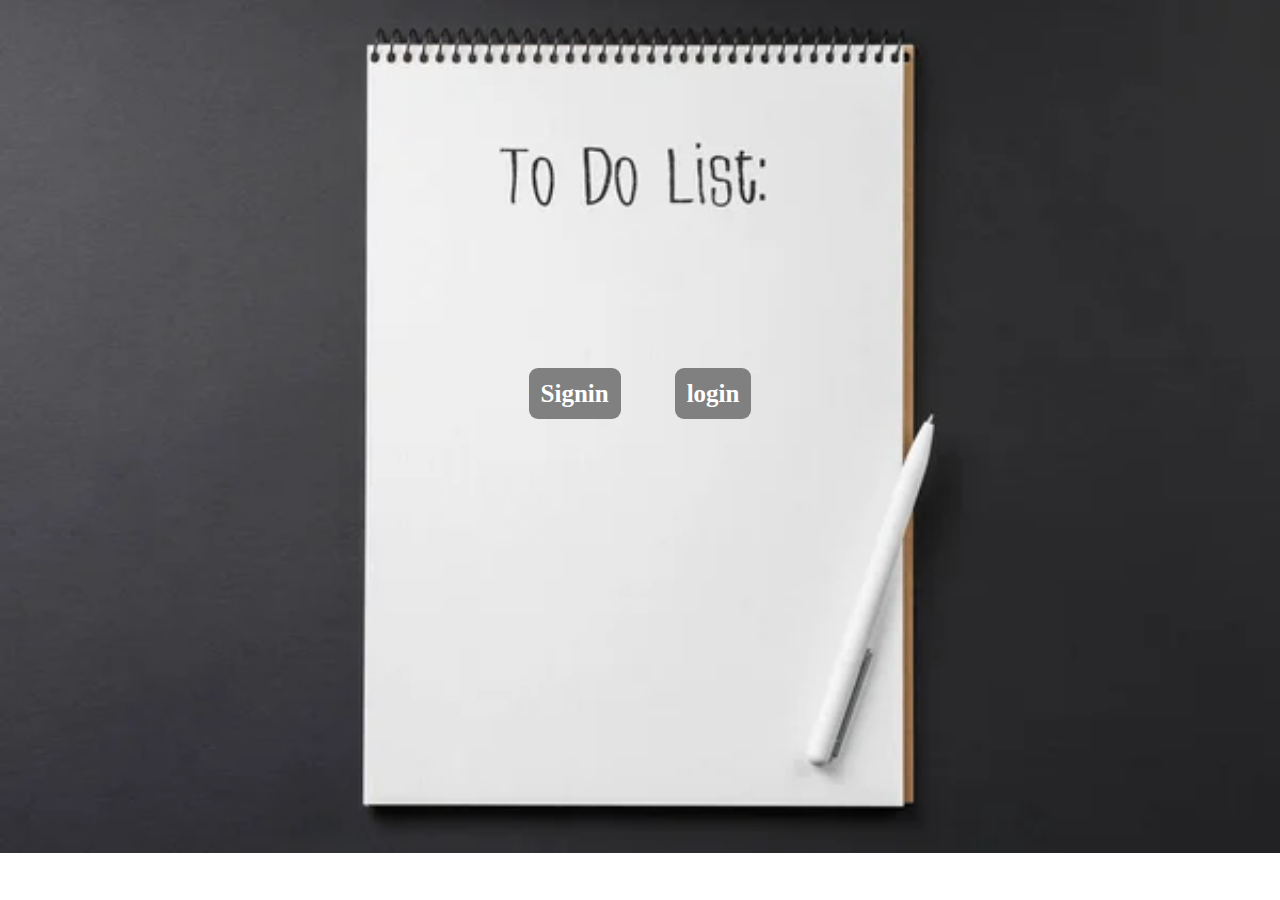
<file: index.html>
<!DOCTYPE html>
<html>
	<head>
		<link rel="stylesheet" href="style3.css">
	</head>
	<body>
		<center>
			<div style="margin-top:380px;">
				<a href="signin.html" class='basic_button_1'>Signin</a>
				<a href="login.html" class='basic_button_2'>login</a>
			</div>
		</center>
		
	</body>
</html>
</file>
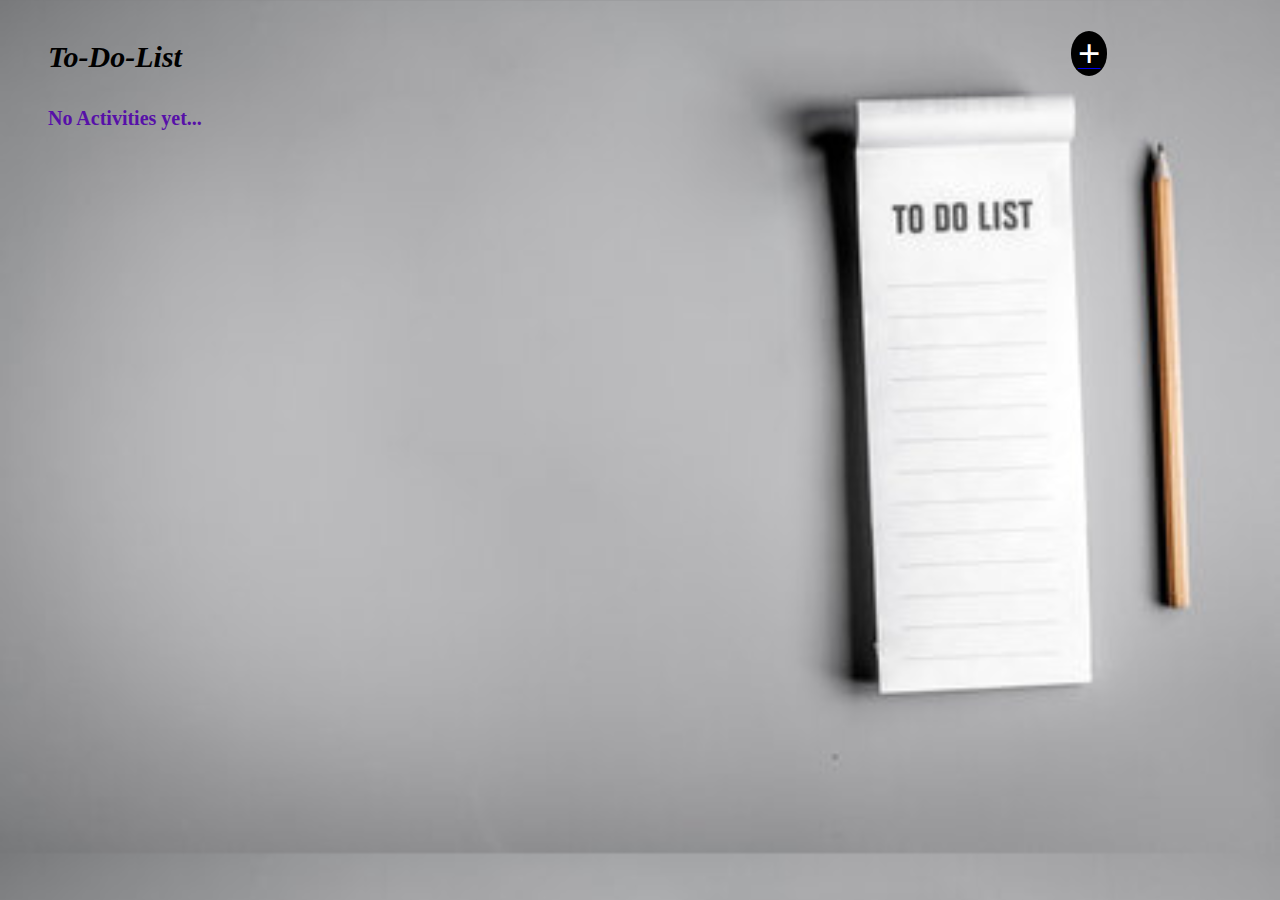
<file: index2.html>
<!DOCTYPE html>
<html lang="en">
<head>
  <meta charset="UTF-8">
  <meta name="viewport" content="width=device-width, initial-scale=1.0">
  <link rel="stylesheet" href="style.css">
  <link rel="stylesheet" href="https://cdnjs.cloudflare.com/ajax/libs/font-awesome/4.7.0/css/font-awesome.min.css">
  <script src="https://ajax.googleapis.com/ajax/libs/jquery/3.7.1/jquery.min.js"></script>
  <link rel="https://cdn.jsdelivr.net/npm/bootstrap@5.3.3/dist/css/bootstrap.min.css">
  <title>TO-DO-LIST</title>

</head>
<body>
    <div class="mains" style="margin-top:30px;margin-bottom:30px">
        <span class="sp1">To-Do-List</span>
        <a href="#"><span class="sp2">+</span></a>
    </div>
  <span class="container">
    <p id="p1">No Activities yet...</p>
    <p id="p2">Your Activities goes here....</p>
    <span class="innerdiv">
    <input type="text" id="inputTextInputh" placeholder="Activity Name..." class="ip1">
    <input type="button" class="btn1" id="cb1" value="next" style="display:none">
    <input type="text" id="inputTextInput" placeholder="Add Description..." class="ip2">
    <input type="button" class="btn1" id="cb2" value="next" style="display:none">
    <input type="date" id="date" style="margin-left:40px;height:40px;" >
    <button onclick="Add()" class="btn" ><span class="btnname">Add</span></button>
    </span>
    <div class="row" id="new">
      <div class="col-6">
      </div></div>
  </span>
  <script>
    $('.sp2').click(function(){
        $('p').hide();
        $('#cb1').fadeIn(1000);
        $('.ip1').fadeIn(1000,function(){
            $('#cb1').click(function(){
              console.log(document.getElementById('inputTextInputh').value);
              if(document.getElementById('inputTextInputh').value!=''){
            $('.ip1').fadeOut();
            $('#cb1').fadeOut();
            $('#cb2').fadeIn(2000);
            $('.ip2').fadeIn(2000,function(){
              $('#cb2').click(function(){
                if(document.getElementById('inputTextInput').value!=''){
                $('.ip2').hide();
                $('#cb2').hide();
                $('#date').fadeIn();
                $('.btn').fadeIn();
            }
          else{
            alert('please fill the description');
          }});
              });
        }
      else{
        alert('please fill activity name');
      }});
        });
    });
    $('.btn').click(function(){
      $('#date').hide();
      $('.btn').hide();
      $('#p2').show();
    })
  function Add() {
  var inputh=document.getElementById('inputTextInputh');
  var input = document.getElementById('inputTextInput');
  var curdate=new Date();
  var date=new Date(document.getElementById('date').value);
  var diff=Math.floor((date-curdate)/(1000*60*60*24));
  console.log(diff);
  var inputText = input.value;
  const heading=inputh.value;
  inputh.value="";
  input.value = '';
  var main = document.getElementById('new');
  var checkbox = document.createElement('input');
  checkbox.type = 'checkbox';
  /*checkbox.addEventListener('change', function() {
    if (checkbox.checked) {
      li.style.textDecoration = 'line-through'; 
    } else {
      li.style.textDecoration = 'none'; 
    }
  });*/


  var deleteButton = document.createElement('button');
  deleteButton.classList.add('main_button');
  deleteButton.textContent = 'Delete';
  deleteButton.addEventListener('click', function() {
    if(checkbox.checked){
    let confrm=confirm('are u sure to delete');
    if(confrm==true){
      main.removeChild(maindiv);
    }
  }
    else{
        alert('click the checkbox');
    }
  });
  const maindiv=document.createElement('div');
  maindiv.classList.add('main');
  const brk=document.createElement('br');
  const para=document.createElement('div');
  para.classList.add('main_div');
  const text=document.createTextNode(inputText);
  const text3=document.createTextNode(heading);
  const div=document.createElement('span');
  div.classList.add('main_span');
  const difference=document.createTextNode(diff);
  const text2=document.createTextNode('days to go');
  div.appendChild(difference)
  div.appendChild(text2);
  para.appendChild(text);
  para.appendChild(brk);
  maindiv.appendChild(text3);
  maindiv.appendChild(para);
  maindiv.appendChild(checkbox);
  maindiv.appendChild(div);
  maindiv.appendChild(brk);
  maindiv.appendChild(deleteButton);
  main.appendChild(maindiv);
  }

  </script>
</body>
</html>
</file>
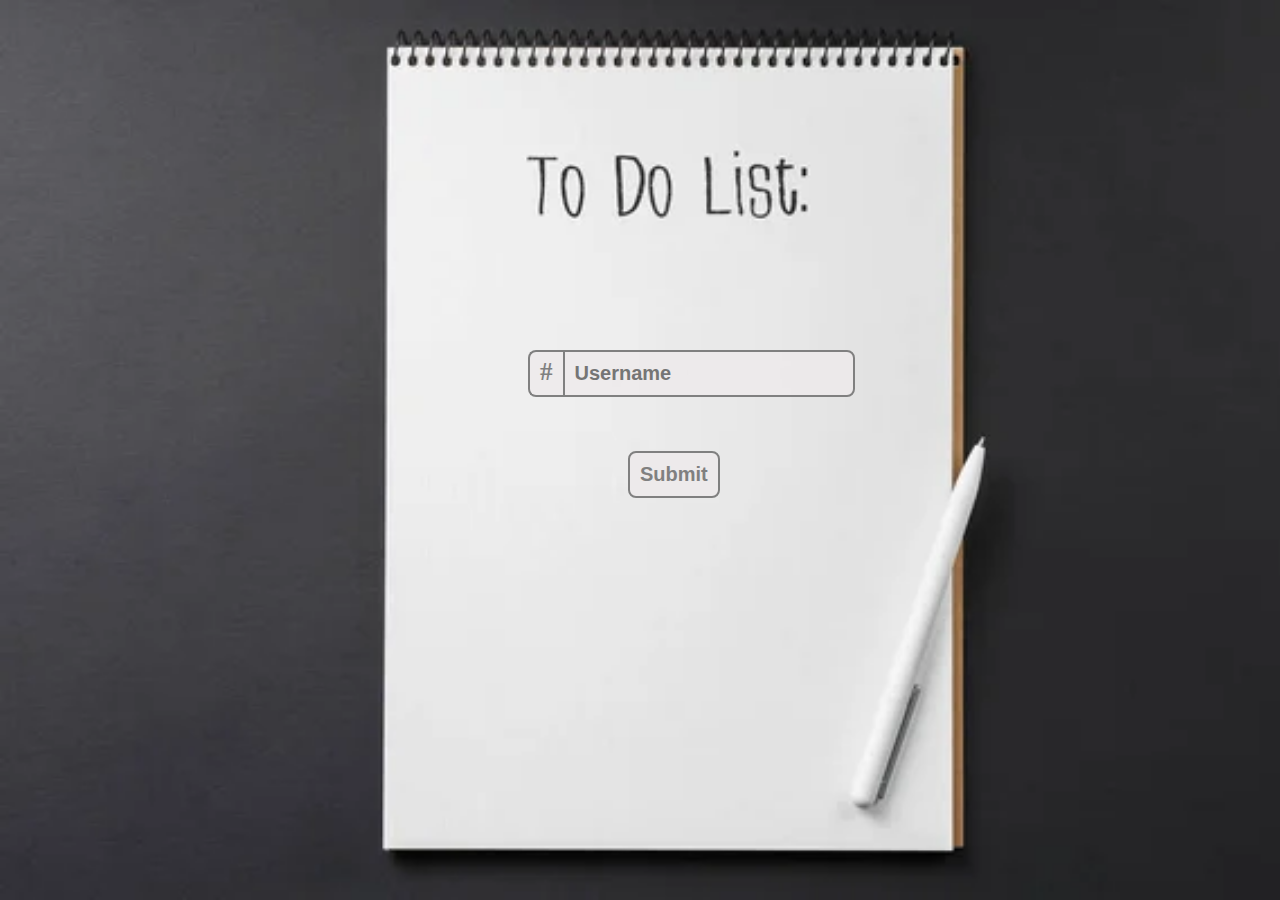
<file: login.html>
<html>
	<head>
		<link rel="stylesheet" href="style3.css">
	</head>
	<body style="background-color:grey">
		
		<div class="login">
			<form class='form'>
				<div>
					<div>
						<span class='name_prefix'>#</span>
						<span ><input type="text" placeholder="Username" class="name" name="name"></span>
					</div>
					<br><br><br>
						<button onclick="check(event)" class='submit' name="submit">Submit</button>
						<div class='msg'></div>
				</div>			
			</form>
		</div>
		<script>
			function check(event)
			{
				
				event.preventDefault();
				let found=0;
				let name=document.querySelector('.name').value;
				
				let check_details=JSON.parse(localStorage.getItem('signin_details'));
				if(check_details!=null)
				{
					console.log(check_details.length);
					for(let i=0;i<check_details.length;i=i+1)
					{
						if(check_details[i].name==name)
						{
							console.log(check_details[i].name);
							found=1;
						}
					}
				}
				if(found==1)
				{
					window.location.href="index2.html";
				}
				else
				{
					console.log(found);
					let str=`<div class='err_login'>Invalid login details.Try again</div>`;
					let htmlcode=str;
					document.querySelector('.msg').innerHTML=htmlcode;
				}
				
				
			}
		</script>
		
	</body>
</html>
</file>
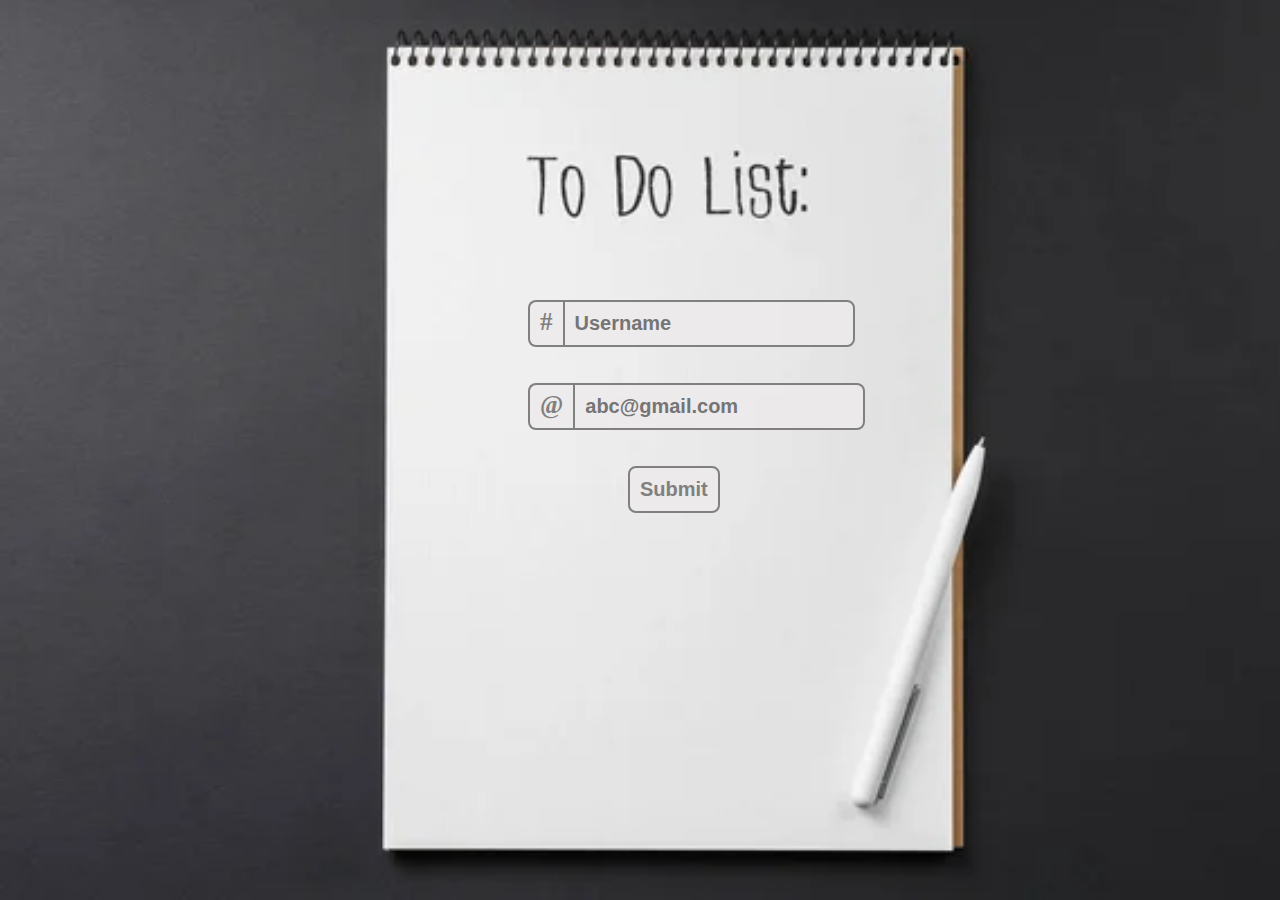
<file: signin.html>
<html>
	<head>
		<link rel="stylesheet" href="style3.css">
	</head>
	<body style="background-color:grey">
		
		<div class="signin">
			<form class='form'>
				<div class='form-group'>
					<div>
						<span class='name_prefix'>#</span>
						<span ><input type="text" placeholder="Username" class="name" name="name"></span>
					</div>
					<br><br>
					<div>
						<span class='name_prefix'>@</span>
						<input type="text" placeholder="abc@gmail.com" class='mail' name="mail">
					</div>
					<br><br>

						<button onclick="store(event)" class='submit' name='submit'>Submit</button>
					<br><br>
					<div class='msg'></div>
				</div>			
			</form>
		</div>
		<script>
			
			let signin_details=[];
			function store(event)
			{
				
				event.preventDefault();
				let found=0;
				let name=document.querySelector('.name').value;
				let	mail=document.querySelector('.mail').value;
				
				let check_details=JSON.parse(localStorage.getItem('signin_details'));
				if(check_details!=null)
				{
					for(let i=0;i<check_details.length;i=i+1)
					{
						if(check_details[i].name==name)
						{
							console.log(check_details[i].name);
							found=1;
						}
					}
				}
				if(found!=1)
				{
					let ind_details=
					{
						'name':name,
						'mail':mail
					};
					signin_details.push(ind_details);
					localStorage.setItem('signin_details',JSON.stringify(signin_details));
					window.location.href="index2.html";
				}
				else
				{
					let str=`<div class='err_signin'>User already exists.Try again</div>`;
					let htmlcode=str;
					document.querySelector('.msg').innerHTML=htmlcode;
				}
				
				
			}
			
		</script>
		
	</body>
</html>
</file>
<file: style3.css>
body
{
	background:url('todo.jpg');
	background-size:cover;
	background-repeat:no-repeat;
}

.basic_button_1
{
	text-decoration:None;
	background-color:grey;
	color:white;
	font-size:25px;
	border-radius:9px;
	padding:12px;
	border:None;
	font-weight:bold;
	
}
.basic_button_2
{
	text-decoration:None;
	background-color:grey;
	color:white;
	font-size:25px;
	border-radius:9px;
	padding:12px;
	border:None;
	font-weight:bold;
	margin-left:50px;
}
.signin
{
	margin-top:270px;
}
.name,.mail
{
	padding:10px;
	font-size:20px;
	font-weight:bold;
	margin-left:-4px;
	border:2px solid grey;
	border-radius:0px 8px 8px 0px;
	background-color:rgba(237, 234, 235, 0.8);
}
.name_prefix
{
	color:grey;
	font-size:25px;
	font-weight:bold;
	background-color:white;
	padding-top:6px;
	padding-bottom:10px;
	padding-left:10px;
	padding-right:10px;
	margin-right:0px;
	margin-left:70px;
	border: 2px solid grey;
	border-right:0px;
	border-radius:8px 0px 0px 8px;
	background-color:rgba(237, 234, 235, 0.8);
}

.signin
{
	margin-top:300px;
	margin-left:450px;
}
.submit
{
	border:2px solid grey;
	border-radius:8px;
	font-size:20px;
	color:grey;
	font-weight:bold;
	background-color:rgba(237, 234, 235, 0.8);
	padding:10px;
	margin-left:170px;
}
.login
{
	margin-top:350px;
	margin-left:450px;
}
.err_login
{
	font-size:18px;
	color:red;
	margin-left:120px;
	margin-top:20px;
}
.err_signin
{
	font-size:18px;
	color:red;
	margin-left:120px;
}
</file>
<file: style.css>
.sp1{
    font-size:30px;
    margin-right:70%;
    margin-left:40px;
    color:black;
    font-weight: bold;
    font-style: italic;
}
.sp2{
    border-radius:70%;
    font-size:40px; 
    font-weight: bold; 
    color:white;
    background-color:black; 
    padding-left:7px;
    padding-right:7px;
    padding-top:-3px;
    padding-bottom:-3px;
}
.btn{
    height:43px;
    margin-left:20px;
    width:100px;
    margin-top:10px;
    display:none;
    border-radius: 5px;
    font-size:12px;
    font-family:Arial, Helvetica, sans-serif;
    background-color:blue;
    font-size:15px;
    color:beige;
}
.btn2{
    height:43px;
    margin-left:10px;
    width:100px;
    margin-top:10px;
    display:none;
}
.ip1{
    width:250px;
    height:40px;
    margin-left:50px;
    display:none;
    border-radius: 5px;
    color:blue;
    font-size:15px;
    text-align: center;
}
.ip2{
    width:350px;
    height:40px; 
    margin-top:10px;
    margin-left:50px;
    display:none;
    border-radius: 5px;
    border-radius: 5px;
    color:blue;
    font-size:15px;
    text-align: center;
    font-style: italic;
    font-weight:bold;
}
.ip1:focus{
    border:1px solid grey;
}
#date{
    display:none;
    border-radius: 5px;
    width:140px;
    text-align: center;
    font-size: 15px;
}
.main{
    margin-left: 40px;
    margin-top:10px;
    width:50%;
    color: rgb(148, 21, 21);
    font-size:30px;
    font-family:Verdana, Geneva, Tahoma, sans-serif;
    font-weight: bold;
    border:2px solid black;
    padding:10px;
    border-radius:15px 85px 15px 85px;
    padding-top: 25px;
    padding-bottom: 25px;
    padding-left:60px;
    margin-bottom: 20px;
    background-image: linear-gradient(to right,rgb(172, 179, 150),rgb(234, 238, 241));
}
.main_div{
    font-size:15px;
    padding:5px;
    border-radius:5px;
    font-family: 'Times New Roman', Times, serif;
    font-weight: 100;
    color:black;
    margin-left: 40px;
}

.main_button{
    width:90px;
    height:40px;
    margin-left:50px;
    border-radius: 5px;
    border-color: beige;
    background-color: rgb(148, 21, 21);;
    color:white;
}
.main_span{
    width:70px;
    height:30px;
    margin-left: 5px;
    font-size:10px;
    color:black;
}
#p1{
    font-size:20px;
    margin-left:40px;
    color:rgb(87, 16, 168);
    font-weight: bold;
}
#p2{
    margin-left:40px;
    font-size:20px;
    display:none;
    color:rgb(87, 16, 168);
    font-weight: bold;
}
.btn1{
    height:43px;
    margin-left:20px;
    width:100px;
    margin-top:10px;
    display:none;
    font-size:15px;
    background-color: blue;
    border-color: rgb(100, 100, 95);
    border-radius: 5px;
    color:beige;
    font-weight: bold;
}
body{
    background-image: url('bg3.jpg');
    background-size: cover;
}
#new input[type="checkbox"] {
    width: 15px;
    height: 15px;
    accent-color: blue;
    cursor: pointer;
    margin-left: 50px;
  }

  #new  input[type="checkbox"]:checked {
    accent-color:blue;
  }
.headings{
    margin-left: 40px;
}
</file>
